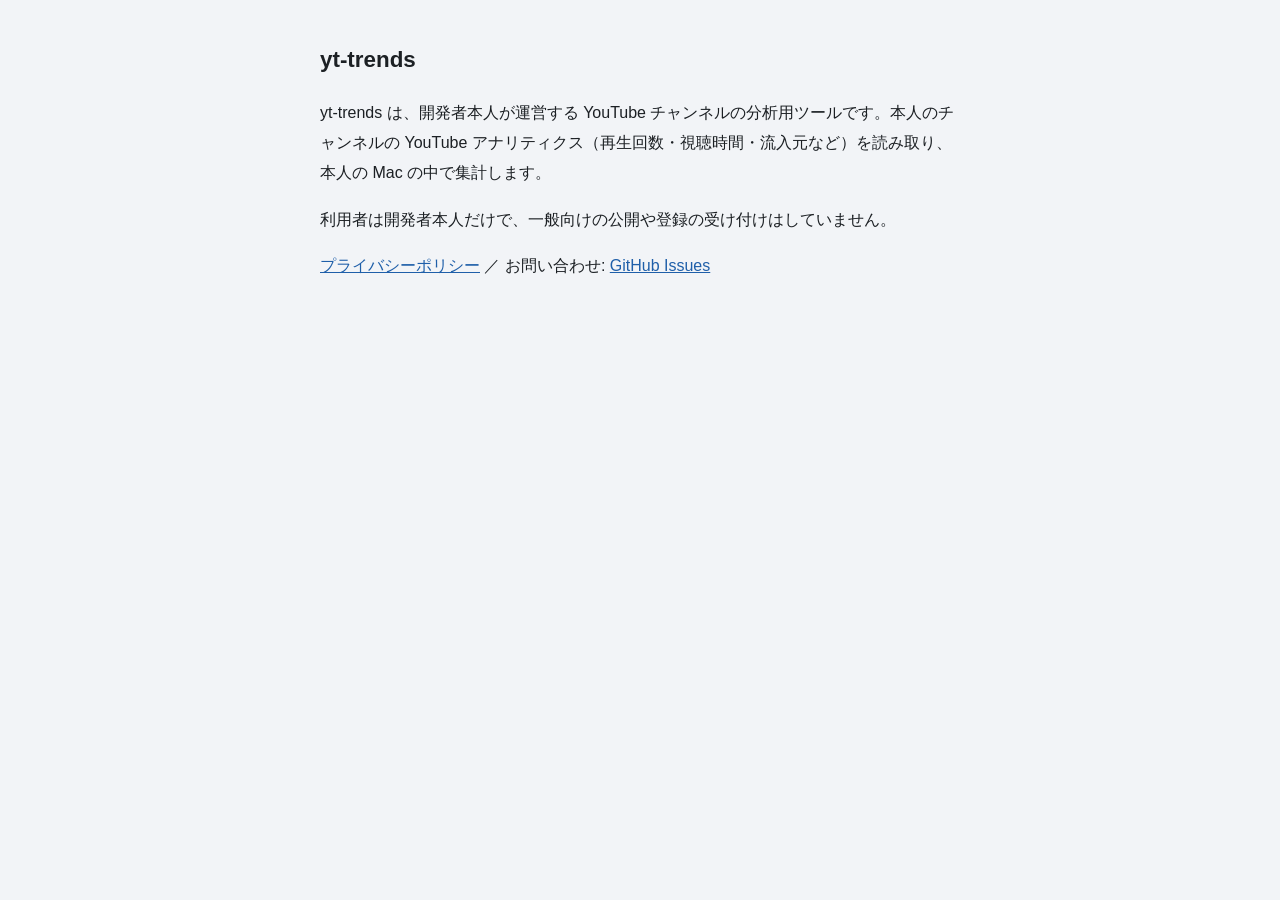
<file: index.html>
<!DOCTYPE html>
<html lang="ja">
<head><meta charset="utf-8"><meta name="viewport" content="width=device-width, initial-scale=1"><title>yt-trends</title><link rel="stylesheet" href="style.css"></head>
<body>
<h1>yt-trends</h1>
<p>yt-trends は、開発者本人が運営する YouTube チャンネルの分析用ツールです。本人のチャンネルの YouTube アナリティクス（再生回数・視聴時間・流入元など）を読み取り、本人の Mac の中で集計します。</p>
<p>利用者は開発者本人だけで、一般向けの公開や登録の受け付けはしていません。</p>
<p><a href="privacy.html">プライバシーポリシー</a> ／ お問い合わせ: <a href="https://github.com/kadota05/yt-trends-support/issues">GitHub Issues</a></p>
</body>
</html>
</file>
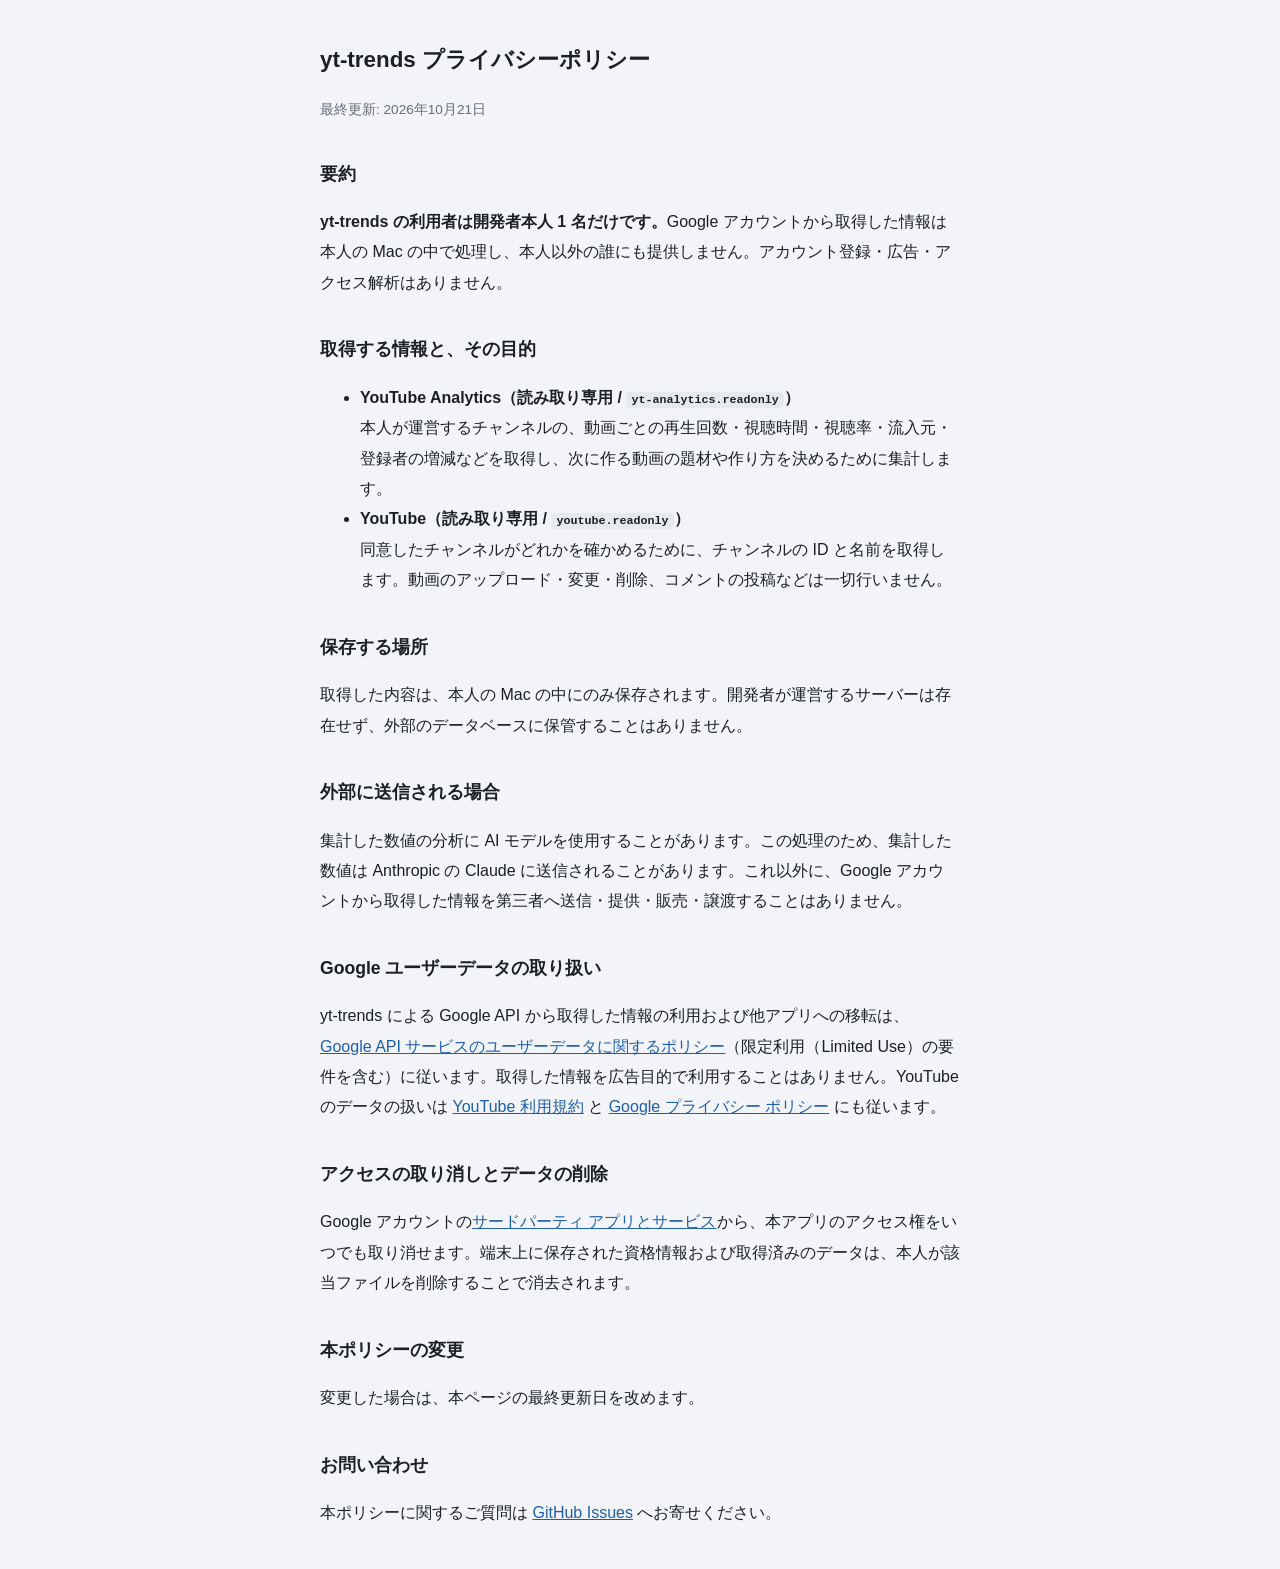
<file: privacy.html>
<!DOCTYPE html>
<html lang="ja">
<head><meta charset="utf-8"><meta name="viewport" content="width=device-width, initial-scale=1"><title>yt-trends プライバシーポリシー</title><link rel="stylesheet" href="style.css"></head>
<body>
<h1>yt-trends プライバシーポリシー</h1>
<p class="updated">最終更新: 2026年10月21日</p>

<h2>要約</h2>
<p><strong>yt-trends の利用者は開発者本人 1 名だけです。</strong>Google アカウントから取得した情報は本人の Mac の中で処理し、本人以外の誰にも提供しません。アカウント登録・広告・アクセス解析はありません。</p>

<h2>取得する情報と、その目的</h2>
<ul>
  <li><strong>YouTube Analytics（読み取り専用 / <code>yt-analytics.readonly</code>）</strong><br>
      本人が運営するチャンネルの、動画ごとの再生回数・視聴時間・視聴率・流入元・登録者の増減などを取得し、次に作る動画の題材や作り方を決めるために集計します。</li>
  <li><strong>YouTube（読み取り専用 / <code>youtube.readonly</code>）</strong><br>
      同意したチャンネルがどれかを確かめるために、チャンネルの ID と名前を取得します。動画のアップロード・変更・削除、コメントの投稿などは一切行いません。</li>
</ul>

<h2>保存する場所</h2>
<p>取得した内容は、本人の Mac の中にのみ保存されます。開発者が運営するサーバーは存在せず、外部のデータベースに保管することはありません。</p>

<h2>外部に送信される場合</h2>
<p>集計した数値の分析に AI モデルを使用することがあります。この処理のため、集計した数値は Anthropic の Claude に送信されることがあります。これ以外に、Google アカウントから取得した情報を第三者へ送信・提供・販売・譲渡することはありません。</p>

<h2>Google ユーザーデータの取り扱い</h2>
<p>yt-trends による Google API から取得した情報の利用および他アプリへの移転は、<a href="https://developers.google.com/terms/api-services-user-data-policy">Google API サービスのユーザーデータに関するポリシー</a>（限定利用（Limited Use）の要件を含む）に従います。取得した情報を広告目的で利用することはありません。YouTube のデータの扱いは <a href="https://www.youtube.com/t/terms">YouTube 利用規約</a> と <a href="https://policies.google.com/privacy">Google プライバシー ポリシー</a> にも従います。</p>

<h2>アクセスの取り消しとデータの削除</h2>
<p>Google アカウントの<a href="https://myaccount.google.com/permissions">サードパーティ アプリとサービス</a>から、本アプリのアクセス権をいつでも取り消せます。端末上に保存された資格情報および取得済みのデータは、本人が該当ファイルを削除することで消去されます。</p>

<h2>本ポリシーの変更</h2>
<p>変更した場合は、本ページの最終更新日を改めます。</p>

<h2>お問い合わせ</h2>
<p>本ポリシーに関するご質問は <a href="https://github.com/kadota05/yt-trends-support/issues">GitHub Issues</a> へお寄せください。</p>
</body>
</html>
</file>
<file: style.css>
body { font-family: -apple-system, "Hiragino Sans", sans-serif; max-width: 640px; margin: 0 auto; padding: 24px; line-height: 1.9; color: #1C2024; background: #F2F4F7; }
h1 { font-size: 1.4rem; } h2 { font-size: 1.1rem; margin-top: 2em; }
.updated { color: #656D76; font-size: .85rem; }
a { color: #1F5FA9; }
code { background: #E6EAEF; padding: 1px 5px; border-radius: 4px; font-size: .9em; }
</file>
